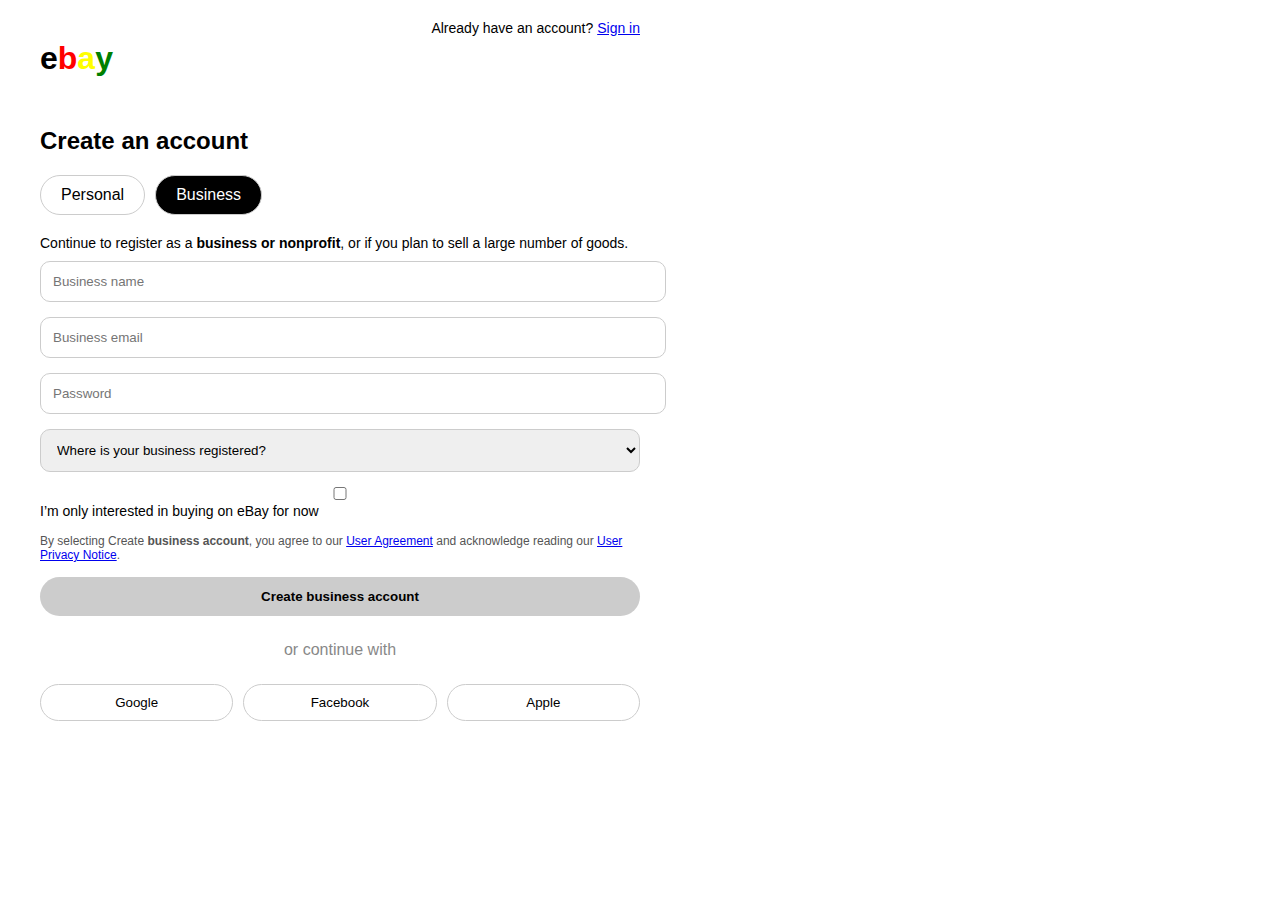
<file: Bussiness.html>
<!DOCTYPE html>
<html lang="en">
<head>
    <meta charset="UTF-8">
    <meta name="viewport" content="width=device-width, initial-scale=1.0">
    <title>Document</title>
    <link rel="stylesheet" href="styles.css">
</head>
<body>
    <div class="account-wrapper">
    
    <div class="account-content">
      <div class="account-logo">e<span style="color:red">b</span><span style="color:yellow">a</span><span style="color:green">y</span></div>
      <p class="signin">Already have an account? <a href="signin.html">Sign in</a></p>

      <h2>Create an account</h2>
      <div class="type-switcher">
        <a href="signup.html" class="type-select-btn">Personal</a>
        <a href="Bussiness.html" class="type-select-btn active">Business</a>
      </div>

      <p class="note">
        Continue to register as a <strong>business or nonprofit</strong>, or if you plan to sell a large number of goods.
      </p>

      <form>
        <input type="text" placeholder="Business name">
        <input type="email" placeholder="Business email">
        <input type="password" placeholder="Password">
        <select>
          <option>Where is your business registered?</option>
          <option>Pakistan</option>
          <option>USA</option>
          <option>UK</option>
        </select>

        <label class="checkbox">
          <input type="checkbox"> I’m only interested in buying on eBay for now
        </label>

        <p class="privacy-text">
          By selecting Create <strong>business account</strong>, you agree to our
          <a href="#">User Agreement</a> and acknowledge reading our
          <a href="#">User Privacy Notice</a>.
        </p>

        <button class="submit-btn">Create business account</button>

        <div class="separator">or continue with</div>

        <div class="social-login-group">
          <button class="social-login-btn">Google</button>
          <button class="social-login-btn">Facebook</button>
          <button class="social-login-btn">Apple</button>
        </div>
      </form>
    </div>
  </div>
</body>
</html>
</file>
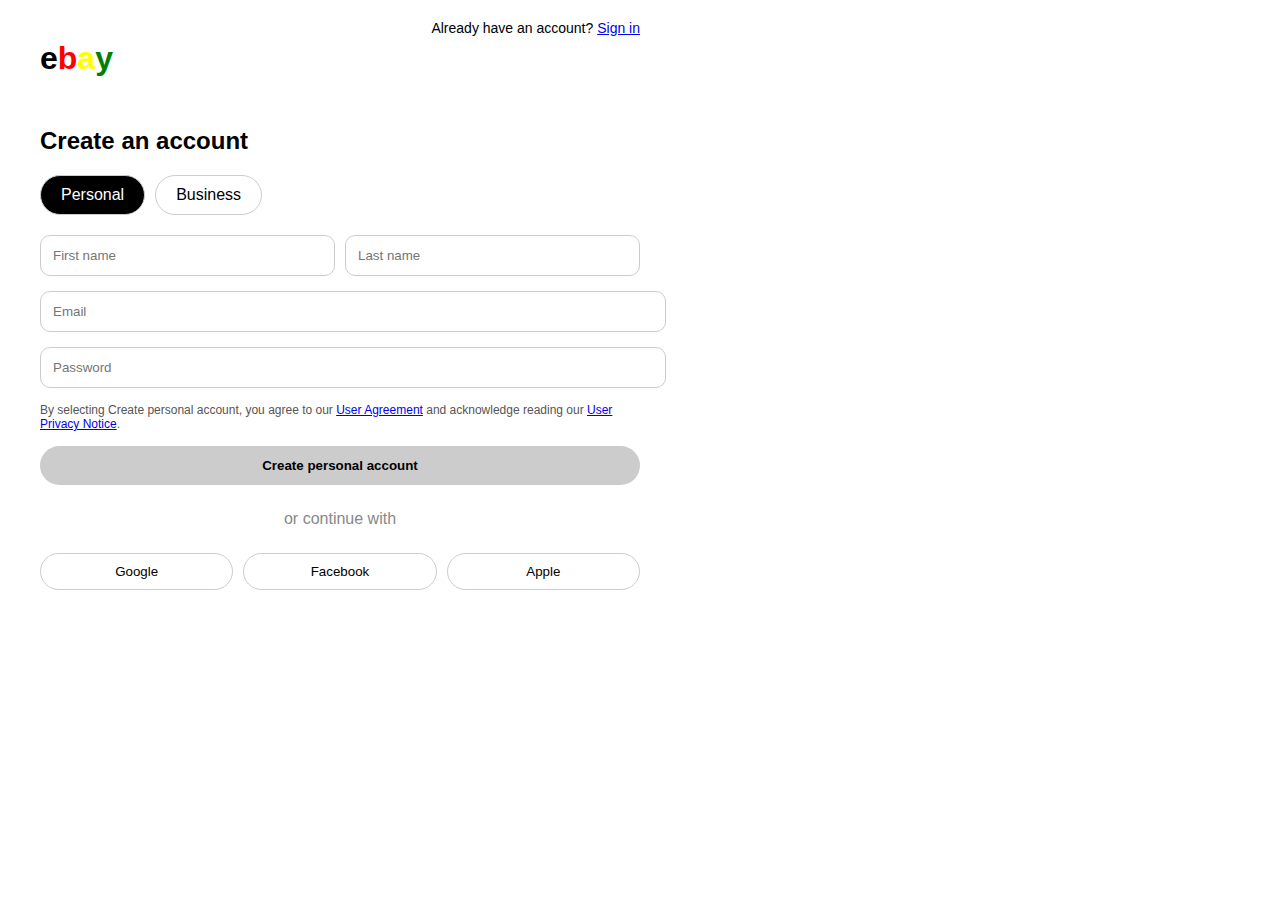
<file: signup.html>
<!DOCTYPE html>
<html lang="en">
<head>
    <meta charset="UTF-8">
    <meta name="viewport" content="width=device-width, initial-scale=1.0">
    <title>Document</title>
    <link rel="stylesheet" href="styles.css">
</head>
<body>
    <div class="account-wrapper">
    
    <div class="account-content">
      <div class="account-logo">e<span style="color:red">b</span><span style="color:yellow">a</span><span style="color:green">y</span></div>
      <p class="signin">Already have an account? <a href="signin.html">Sign in</a></p>

      <h2>Create an account</h2>
      <div class="type-switcher">
        <a href="signup.html" class="type-select-btn active">Personal</a>
        <a href="Bussiness.html" class="type-select-btn">Business</a>
      </div>

      <form>
        <div class="input-group">
          <input type="text" placeholder="First name">
          <input type="text" placeholder="Last name">
        </div>
        <input type="email" placeholder="Email">
        <input type="password" placeholder="Password">

        <p class="privacy-text">
          By selecting Create personal account, you agree to our
          <a href="#">User Agreement</a> and acknowledge reading our
          <a href="#">User Privacy Notice</a>.
        </p>

        <button class="submit-btn">Create personal account</button>

        <div class="separator">or continue with</div>

        <div class="social-login-group">
          <button class="social-login-btn">Google</button>
          <button class="social-login-btn">Facebook</button>
          <button class="social-login-btn">Apple</button>
        </div>
      </form>
    </div>
  </div>
</body>
</html>
</file>
<file: styles.css>
*{
    margin: 0;
    padding: 0;
    border:border-box;
    font-family: Arial, Helvetica, sans-serif;
}
.panel{
    height: 32px;
    background-color: white;
    display: flex;
    align-items: center;
    font-size: 12px;
    padding-left: 20px;
    padding-right: 20px;
    border-bottom: 0.1px solid #ccc ;
}
.panel-item{
    padding: 15px;
}
.panel-item a{
    text-decoration: none;
    color: #707070;
}
.singin{
    padding: 30px;
}
.singin a{
    color: #0968f6;
}
 .panel .panel2{
    display: flex;
    margin-left: auto;
    padding: 20px;
}
.panel .panel2 .panel-item{
    display: flex;
    justify-content: space-evenly;
}
.panel .panel2 .panel-item a{
    display: flex;
    justify-content: end;
}
.dropdown {
      position: relative;
    }

    .dropdown-toggle {
      cursor: pointer;
      padding: 10px;
      font-size: 14px;
    }

    .dropdown-toggle:hover {
      text-decoration: underline;
    }

    .dropdown-menu {
      position: absolute;
      top: 100%;
      right: 0;
      background-color: #fff;
      box-shadow: 0 4px 12px rgba(0,0,0,0.1);
      border-radius: 10px;
      padding: 10px 0;
      display: none;
      z-index: 999;
      width: 200px;
    }

    .dropdown:hover .dropdown-menu {
      display: block;
    }

    .dropdown-menu a {
      display: block;
      padding: 10px 20px;
      text-decoration: none;
      color: #707070;
      font-size: 14px;
    }

    .dropdown-menu a:hover {
      background-color: #f5f5f5;
    }
    .navbar{
      height: 70px;
      display: flex;
      justify-content: space-between;
      padding-left: 20px;
      padding-right: 20px;
      border-bottom: 0.1px solid #ccc;
    }
    .nav-logo{
      padding-left: 20px;
      display: flex;
      align-items: center;

    }
    .logo{
      height: 70px;
      width: 117px;
      background-image: url(ebay-logo-01-removebg-preview.png);
      display: flex;
      align-items: center;
    }
    .category{
      color: #707070;
      font-size: 12px;
    }
    .search-container {
      display: flex;
      align-items: center;
      gap: 10px;
      padding-left: 30px;
    }

    .search-box {
      display: flex;
      align-items: center;
      border: 2px solid #000;
      border-radius: 999px;
      overflow: hidden;
      width: 600px;
      height: 44px;
    }

    .search-box input {
      flex: 1;
      border: none;
      padding: 10px 15px;
      font-size: 16px;
      outline: none;
    }

    .search-box select {
      border: none;
      padding: 10px 15px;
      font-size: 14px;
      border-left: 1px solid #ddd;
      background: white;
      outline: none;
      padding-left: 16px;
      padding-right: 30px;
      width: 200px;
    }

    .search-box i{
      font-size: 15px;
      padding-left: 35px;
    }

    .search-button {
      background-color: #0064e0;
      color: white;
      padding: 12px 25px;
      border: none;
      border-radius: 999px;
      font-size: 16px;
      font-weight: bold;
      cursor: pointer;
      width: 170px;
      height: 44px;
      padding-left: 20px;
      padding-right: 20px;
      margin-left: 20px;
    }

    .search-button:hover {
      background-color: #0052be;
    }
    .Advance{
      display: flex;
      align-items: center;
    }
    .Advance a{
      text-decoration: none;
      color: #707070;
      font-size: 15px;
    }
    .category-bar {
      padding: 10px 20px;
      background-color: white;
      display: flex;
      gap: 20px;
      justify-content: space-evenly;
      flex-wrap: wrap;
    }

    .category-bar a {
      text-decoration: none;
      color: #707070;
      font-size: 14px;
      transition: color 0.3s ease;
    }

    .category-bar a:hover {
      color: #0073e6;
      text-decoration: underline;
    }
    .signin-wrapper {
      max-width: 400px;
      margin: 80px auto;
      padding: 20px;
      text-align: center;
    }

    .signin-logo-wrap {
      text-align: left;
      margin-left: 20px;
      margin-top: 20px;
    }

    .signin-logo-wrap img {
      height: 40px;
    }

    .signin-title {
      margin: 30px 0 10px;
    }

    .signin-subtext {
      font-size: 14px;
      margin-bottom: 20px;
    }

    .signin-subtext a {
      color: #000;
      text-decoration: underline;
    }

    .signin-input {
      width: 100%;
      padding: 12px;
      border: 1px solid #ccc;
      border-radius: 6px;
      margin-bottom: 15px;
      font-size: 16px;
    }

    .signin-btn {
      background-color: #366fea;
      color: white;
      padding: 12px;
      width: 100%;
      border: none;
      border-radius: 25px;
      font-size: 16px;
      font-weight: bold;
      cursor: pointer;
    }

    .signin-divider {
      margin: 20px 0;
      display: flex;
      align-items: center;
      text-align: center;
    }

    .signin-divider::before,
    .signin-divider::after {
      content: '';
      flex: 1;
      border-bottom: 1px solid #ccc;
    }

    .signin-divider span {
      padding: 0 10px;
      color: #666;
      font-size: 14px;
    }

    .signin-social {
      display: flex;
      align-items: center;
      gap: 10px;
      padding: 12px;
      width: 100%;
      border: 1px solid #ccc;
      border-radius: 25px;
      margin-bottom: 10px;
      font-size: 16px;
      cursor: pointer;
    }

    .signin-social img {
      width: 20px;
      height: 20px;
    }

    .signin-options {
      margin-top: 20px;
      font-size: 14px;
      color: #000;
      display: flex;
      align-items: center;
      justify-content: center;
      gap: 6px;
    }

    .signin-options input[type="checkbox"] {
      transform: scale(1.1);
    }

    .signin-options i {
      font-style: normal;
      font-size: 12px;
      cursor: pointer;
    }
    .account-wrapper {
  display: flex;
  width: 100%;
  max-width: 1200px;
  height: 100vh;
}

.account-image {
  width: 50%;
  background-size: cover;
  background-position: center;
}

.personal-bg {
  background-color: #f1f1f1;
}

.business-bg {
  background-color: #e0e0e0; 
}

.account-content {
  width: 50%;
  padding: 40px;
  position: relative;
}

.account-logo {
  font-size: 32px;
  font-weight: bold;
}

.signin {
  position: absolute;
  top: 20px;
  right: 40px;
  font-size: 14px;
}

h2 {
  margin-top: 50px;
  margin-bottom: 20px;
}

.type-switcher {
  display: flex;
  gap: 10px;
  margin-bottom: 20px;
}

.type-select-btn {
  padding: 10px 20px;
  border: 1px solid #ccc;
  border-radius: 30px;
  text-decoration: none;
  color: black;
}

.type-select-btn.active {
  background-color: black;
  color: white;
}

form {
  display: flex;
  flex-direction: column;
  gap: 15px;
}

.input-group {
  display: flex;
  gap: 10px;
}

input, select {
  padding: 12px;
  border: 1px solid #ccc;
  border-radius: 10px;
  width: 100%;
}

.submit-btn {
  padding: 12px;
  border: none;
  background-color: #ccc;
  border-radius: 30px;
  font-weight: bold;
  cursor: pointer;
}

.privacy-text {
  font-size: 12px;
  color: #555;
}

.separator {
  text-align: center;
  margin: 10px 0;
  color: #888;
}

.social-login-group {
  display: flex;
  gap: 10px;
}

.social-login-btn {
  flex: 1;
  padding: 10px;
  border-radius: 30px;
  border: 1px solid #ccc;
  background-color: white;
  cursor: pointer;
}

.checkbox {
  font-size: 14px;
}

.note {
  font-size: 14px;
  margin-bottom: 10px;
}

.hero_section{
  background-image: url(Hero-Background.jpg);
  height: 400px;
  width: 100%;
  background-size: cover;
  background-repeat: no-repeat;
}

.hero_items{
  color: white;
  padding: 50px;
  display: flex;
  justify-content: center;
}

.background-image {
  width: 100%;
  height: 100vh;
  background-image: url(Hero-Background.jpg);
  background-size: cover;
  background-position: center;
  background-repeat: no-repeat;
  display: flex;
  align-items: center;
  position: relative;
  color: white;
  margin-top: 20px;
}

.hero-content {
      max-width: 400px;
      background: rgba(0, 0, 0, 0.6);
      padding: 30px;
      border-radius: 10px;
      margin-left: 10%;
    }

    .hero-content h1 {
      font-size: 32px;
      font-weight: bold;
      margin-bottom: 10px;
      color: white;
      text-decoration: none;
    }

    .hero-content p {
      background-color: #0147ff;
      color: white;
      padding: 8px 12px;
      border-radius: 4px;
      display: inline-block;
      font-size: 14px;
      margin-bottom: 15px;
    }

    .hero-content .btn {
      display: inline-block;
      background: white;
      color: black;
      padding: 10px 20px;
      font-weight: bold;
      border-radius: 30px;
      text-decoration: none;
      transition: background 0.3s;
    }

    .hero-content .btn:hover {
      background: #e5e5e5;
    }

    .info-banner {
      max-width: 1100px;
      margin: 40px auto;
      background-color: #f1f1f1;
      border-radius: 20px;
      display: flex;
      justify-content: space-between;
      align-items: center;
      padding: 20px 20px;
    }

    .info-text h2 {
      font-size: 20px;
      margin-bottom: 5px;
    }

    .info-text p {
      font-size: 14px;
      color: #555;
    }

    .info-button a {
      display: inline-block;
      background-color: #000;
      color: #fff;
      font-weight: bold;
      text-decoration: none;
      padding: 10px 20px;
      border-radius: 999px;
      transition: background-color 0.3s ease;
    }

    .info-button a:hover {
      background-color: #333;
    }

    @media (max-width: 768px) {
      .info-banner {
        flex-direction: column;
        gap: 20px;
        text-align: center;
      }

      .info-button a {
        width: 100%;
      }
    }

    .categories-wrapper {
      max-width: 1200px;
      margin: 50px auto;
      padding: 0 20px;
      margin-top: 60px;
      border-radius: 50%;
    }

    .categories-wrapper h2 {
      font-size: 22px;
      font-weight: bold;
      margin-bottom: 30px;
    }

    .categories-list {
      display: flex;
      justify-content: space-between;
      flex-wrap: nowrap;
      overflow-x: auto;
      gap: 20px;
    }

    .category-box {
      flex: 1 0 110px;
      text-align: center;
      border-radius: 50%;
    }

    .circle-img {
      width: 120px;              /* Adjusted for better fit */
  height: 120px;
  border-radius: 50%;        /* Keeps it circular */
  background: #f3f3f3;       /* Light background */
  display: flex;
  justify-content: center;
  align-items: center;
  margin: 0 auto;
  overflow: hidden;
  border: 1px solid #ccc;    /* Optional: gives a light border */
  transition: border 0.3s;   /* Smooth hover effect */
  cursor: pointer;
    }

    .circle-img img {
      max-width: 80%;
      max-height: 80%;
      object-fit: contain;
    }

    .category-title {
      margin-top: 10px;
      font-size: 14px;
      font-weight: bold;
      position: relative;
      display: inline-block;
      cursor: pointer;
    }

    .category-box:hover .category-title::after {
  content: "";
  position: absolute;
  bottom: -4px;
  left: 0;
  width: 100%;
  height: 2px;
  background-color: #000;
}

    @media (max-width: 768px) {
      .categories-list {
        justify-content: center;
      }
    }

    .rare-items-wrapper {
  max-width: 1200px;
  margin: 50px auto;
  padding: 0 20px;
  margin-top: 60px;
}

.rare-items-wrapper h2 {
  font-size: 22px;
  font-weight: bold;
  margin-bottom: 30px;
}

.rare-highlight {
  color: black;
  padding: 3px 10px;
  border-radius: 3px;
}

.rare-items-list {
  display: flex;
  justify-content: space-between;
  flex-wrap: wrap;
  gap: 20px;
}

.rare-item-box {
  flex: 1 0 110px;
  text-align: center;
}

.rare-item-image {
  width: 133px;
  height: 133px;
  border-radius: 50%;
  background: #f3f3f3;
  display: flex;
  justify-content: center;
  align-items: center;
  margin: 0 auto;
  overflow: hidden;
  cursor: pointer;
}

.rare-item-image img {
  max-width: 80%;
  max-height: 80%;
  object-fit: contain;
}

.rare-item-title {
  margin-top: 10px;
  font-size: 14px;
  font-weight: bold;
  position: relative;
  display: inline-block;
  cursor: pointer;
}

.rare-item-box:hover .rare-item-title::after {
  content: "";
  position: absolute;
  bottom: -4px;
  left: 0;
  width: 100%;
  height: 2px;
  background-color: #000;
}


@media (max-width: 768px) {
  .rare-items-list {
    justify-content: center;
  }
}

.brand-section {
  max-width: 1200px;
  margin: 60px auto;
  padding: 0 20px;
}

.brand-section h2 {
  font-size: 22px;
  font-weight: bold;
  margin-bottom: 30px;
}

.brand-list {
  display: flex;
  flex-wrap: wrap;
  gap: 20px;
  justify-content: space-between;
}

.brand-item {
  text-align: center;
  flex: 1 0 110px;
}

.brand-circle {
  width: 133px;
  height: 133px;
  border-radius: 50%;
  background: #f3f3f3;
  display: flex;
  justify-content: center;
  align-items: center;
  margin: 0 auto;
  overflow: hidden;
  cursor: pointer;
}

.brand-circle img {
  max-width: 80%;
  max-height: 80%;
  object-fit: contain;
}

.brand-name {
  margin-top: 10px;
  font-size: 14px;
  font-weight: bold;
}

.brand-item:hover .brand-name {
  text-decoration: underline;
}

.slider-wrapper {
      position: relative;
      padding: 20px;
    }

    .slider-container {
      display: flex;
      overflow-x: auto;
      scroll-behavior: smooth;
      gap: 20px;
      padding: 10px 0;
    }

    .slider-container::-webkit-scrollbar {
      display: none;
    }

    .highlight {
      flex: 0 0 220px;
      background-color: #000;
      color: white;
      border-radius: 12px;
      padding: 20px;
      text-align: center;
    }

    .highlight h2 {
      margin-bottom: 8px;
      font-size: 20px;
      text-decoration: none;
      border-bottom: none;
    }

    .highlight p {
      font-size: 13px;
      color: #ccc;
      margin-bottom: 15px;
    }

    .highlight button {
      background-color: #fff;
      color: #000;
      border: none;
      padding: 10px 20px;
      font-weight: bold;
      border-radius: 20px;
      cursor: pointer;
    }

    .deal-box {
      background-color: #fff;
      border-radius: 12px;
      box-shadow: 0 2px 8px rgba(0,0,0,0.1);
      flex: 0 0 220px;
      padding: 12px;
      text-align: left;
      cursor: pointer;
    }

    .deal-box img {
      width: 100%;
      border-radius: 10px;
      object-fit: contain;
    }

    .deal-title {
      font-size: 14px;
      color: #222;
      margin: 10px 0 6px;

    }

    .deal-title:hover{
      text-decoration: underline;
    }

    .price {
      font-size: 16px;
      font-weight: bold;
      color: #000;
    }

    .old-price {
      font-size: 13px;
      text-decoration: line-through;
      color: #888;
      margin-left: 5px;
    }

    .arrow-btn {
      position: absolute;
      top: 50%;
      transform: translateY(-50%);
      background-color: #f0f0f0;
      border: none;
      border-radius: 50%;
      padding: 10px 14px;
      font-size: 18px;
      cursor: pointer;
      box-shadow: 0 2px 6px rgba(0,0,0,0.2);
      z-index: 2;
    }

    .arrow-left {
      left: 0;
    }

    .arrow-right {
      right: 0;
    }

    @media (max-width: 768px) {
      .arrow-btn {
        display: none;
      }
    }

    .promo-section {
      display: flex;
      align-items: center;
      justify-content: space-between;
      color: white;
      padding: 40px 20px;
      border-radius: 20px;
      max-width: 1000px;
      margin: 40px auto;
      flex-wrap: wrap;
      background-image: url(2nd-background.jpg);
      background-size: cover;
      background-repeat: no-repeat;
      height: 100vh;
      width: 100%;
    }

    .promo-text {
      flex: 1;
      min-width: 280px;
    }

    .promo-text h2 {
      font-size: 2rem;
      margin-bottom: 10px;
    }

    .promo-text p {
      font-size: 1rem;
      margin-bottom: 20px;
    }

    .promo-text button {
      padding: 10px 20px;
      font-size: 1rem;
      background-color: white;
      border: none;
      border-radius: 10px;
      cursor: pointer;
      transition: background-color 0.3s;
    }

    .promo-text button:hover {
      background-color: #ffd6c2;
    }

    .promo-image {
      flex: 1;
      min-width: 280px;
      text-align: center;
    }

    .promo-image img {
      max-width: 100%;
      border-radius: 20px;
    }

    .footer {
  background-color: #f5f5f5;
  padding: 40px 20px 20px;
  font-size: 14px;
  color: #333;
}

.footer-container {
  display: flex;
  flex-wrap: wrap;
  max-width: 1200px;
  margin: auto;
  gap: 40px;
  justify-content: space-between;
}

.footer-column {
  flex: 1 1 180px;
  min-width: 150px;
}

.footer-column h4 {
  font-weight: bold;
  margin-bottom: 10px;
}

.footer-column ul {
  list-style: none;
  padding: 0;
  margin: 0;
}

.footer-column ul li {
  margin-bottom: 8px;
}

.footer-column ul li a {
  text-decoration: none;
  color: #333;
}

.footer-column ul li a:hover {
  text-decoration: underline;
}

.footer-bottom {
  text-align: center;
  margin-top: 30px;
  border-top: 1px solid #ddd;
  padding-top: 20px;
  font-size: 12px;
  color: #666;
}

.footer-bottom a {
  text-decoration: none;
  color: #003AA5;
}

.footer-bottom a:hover {
  text-decoration: underline;
}

/* Shipping Hero Section */
.shipping-hero {
  background-image: url('2nd-hero.jpg'); /* Replace with actual image if needed */
  background-size: cover;
  background-position: center;
  height: 500px;
  display: flex;
  align-items: center;
  padding-left: 60px;
  color: white;
  border-radius: 10px;
  margin: 20px;
}

.hero-content h1 {
  font-size: 32px;
  font-weight: bold;
  margin-bottom: 10px;
}

.hero-content p {
  font-size: 16px;
  color: #eaeaea;
}

/* Shipping Info Section */
.shipping-info {
  display: flex;
  background-color: #f0f7fb;
  margin: 50px;
  border-radius: 10px;
  height: 500px;
  width: 100%;
  overflow: hidden;
}

.info-left img {
  width: 50%px;
  height: 425px;
}

.info-right {
  padding-left: 40px;
  padding-right: 40px;
}

.info-right h2 {
  font-size: 24px;
  font-weight: bold;
  margin-bottom: 10px;
}

.info-right p {
  font-size: 14px;
  color: #333;
  line-height: 1.5;
}

.benefits {
  max-width: 1200px;
  margin: 50px auto;
  padding: 0 20px;
}

.benefits h2 {
  font-size: 28px;
  margin-bottom: 30px;
  font-weight: 700;
}

.benefits-grid {
  display: grid;
  grid-template-columns: repeat(auto-fit, minmax(280px, 1fr));
  gap: 40px;
}

.benefit h3 {
  font-size: 18px;
  font-weight: bold;
  margin-bottom: 10px;
}

.benefit p {
  font-size: 16px;
  color: #222;
}

.asterisk {
  font-size: 10px;
  vertical-align: super;
}

.benefit.note {
  font-size: 14px;
  color: #777;
}

.shipping-banner {
  display: flex;
  justify-content: center;
  padding: 40px 20px;
  background-color: #fff;
}

.shipping-container {
  display: flex;
  max-width: 1200px;
  width: 100%;
  background-color: #f7f7f7;
  border-radius: 20px;
  overflow: hidden;
}

.left-image {
  flex: 1;
}

.left-image img {
  width: 100%;
  height: 100%;
  object-fit: cover;
  display: block;
}

.right-text {
  flex: 1;
  padding: 60px 40px;
  display: flex;
  align-items: center;
  justify-content: center;
}

.right-text p {
  font-size: 24px;
  font-weight: 700;
  line-height: 1.5;
  color: #111;
  margin: 0;
}

.info-section {
  display: flex;
  justify-content: center;
  padding: 40px 20px;
}

.info-container {
  display: flex;
  max-width: 1200px;
  width: 100%;
  background-color: #f7f7f7;
  border-radius: 20px;
  overflow: hidden;
}

.info-text1 {
  flex: 1;
  padding: 60px 40px;
  display: flex;
  align-items: center;
  justify-content: center;
}

.info-text p {
  font-size: 20px;
  font-weight: 400;
  line-height: 1.6;
  color: #111;
  margin: 0;
}

.info-text strong {
  font-weight: 700;
  font-size: 20px;
}

.info-image1 {
  flex: 1;
}

.info-image img {
  width: 100%;
  height: 100%;
  object-fit: cover;
  display: block;
}

.faq-container {
      max-width: 800px;
      margin: auto;
      background: white;
      padding: 20px;
      border-radius: 10px;
    }

    .faq-title {
      font-size: 24px;
      font-weight: bold;
      margin-bottom: 20px;
    }

    .faq-item {
      border-top: 1px solid #ddd;
    }

    .faq-question {
      cursor: pointer;
      padding: 15px 10px;
      font-weight: 600;
      position: relative;
    }

    .faq-question::after {
      content: '+';
      position: absolute;
      right: 10px;
      font-size: 18px;
    }

    .faq-question.active::after {
      content: '-';
    }

    .faq-answer {
      display: none;
      padding: 0 10px 15px;
      color: #333;
      font-size: 15px;
    }

    .breadcrumb {
      font-size: 14px;
      color: #555;
      margin-bottom: 10px;
      margin-top: 20px;
      padding-top: 10px;
      padding-left: 20px;
    }

    .breadcrumb a {
      text-decoration: none;
      color: #0654ba;
      font-weight: 500;
      text-decoration: none;
      color: #333;
    }

    .breadcrumb span {
      margin: 0 5px;
      color: #999;
    }

    .page-heading {
      font-size: 36px;
      font-weight: bold;
      color: #111;
      margin-top: 20px;
      padding-top: 10px;
      padding-left: 20px;
    }

    .electronics-layout {
      display: flex;
      padding: 30px;
      gap: 30px;
      min-height: 100vh;
    }

    /* LEFT SIDEBAR */
    .category-sidebar {
      width: 190px;
      border-right: 1px solid #ddd;
      height: 100vh;
    }

    .category-sidebar h2 {
      font-size: 24px;
      margin-bottom: 20px;
      margin-top: 0;
    }

    .category-sidebar ul {
      list-style: none;
    }

    .category-sidebar ul li {
      margin-bottom: 12px;
    }

    .category-sidebar ul li a {
      text-decoration: none;
      color: #000;
      font-size: 15px;
    }

    .category-sidebar ul li a:hover {
      text-decoration: underline;
    }

    /* RIGHT CONTENT */
    .electronics-content {
      flex: 1;
    }

    .promo-banner {
      width: 100%;
      height: 250px;
      background-color: #ccc;
      border-radius: 12px;
      margin-bottom: 25px;
      background-image: url('s-l2400.png'); /* Replace with your banner image */
      background-size: cover;
      background-position: center;
    }

    .product-blocks {
      display: flex;
      justify-content: space-between;
      gap: 20px;
    }

    .product-box {
      background-color: #e7e7e7;
      border-radius: 15px;
      padding: 20px;
      width: 300px;
      height: 250px;
      background-size: cover;
    }

    .filter-header-section {
      display: flex;
      justify-content: space-between;
      align-items: center;
      flex-wrap: wrap;
      border-bottom: 1px solid #ccc;
      padding-bottom: 15px;
      margin-left: 18%;
      margin-top: 0;
    }

    .listing-filters {
      display: flex;
      gap: 15px;
      border: 1px solid #ccc;
      padding: 5px;
      border-radius: 30px;
    }

    .listing-filters button {
      background: none;
      border: none;
      font-size: 14px;
      padding: 10px 15px;
      border-radius: 30px;
      cursor: pointer;
      transition: background 0.2s;
    }

    .listing-filters .active {
      background-color: #111;
      color: white;
      font-weight: bold;
    }

    .results-count {
      font-size: 16px;
      margin-top: 10px;
    }

    .actions {
      display: flex;
      align-items: center;
      gap: 10px;
    }

    .sort-button, .view-button {
      border: 1px solid #ccc;
      border-radius: 30px;
      padding: 10px 15px;
      font-size: 14px;
      background-color: white;
      cursor: pointer;
      display: flex;
      align-items: center;
      gap: 5px;
    }

    .sort-button:hover, .view-button:hover {
      background-color: #f2f2f2;
    }

    .arrow-down::after {
      content: "▼";
      font-size: 10px;
    }
</file>
